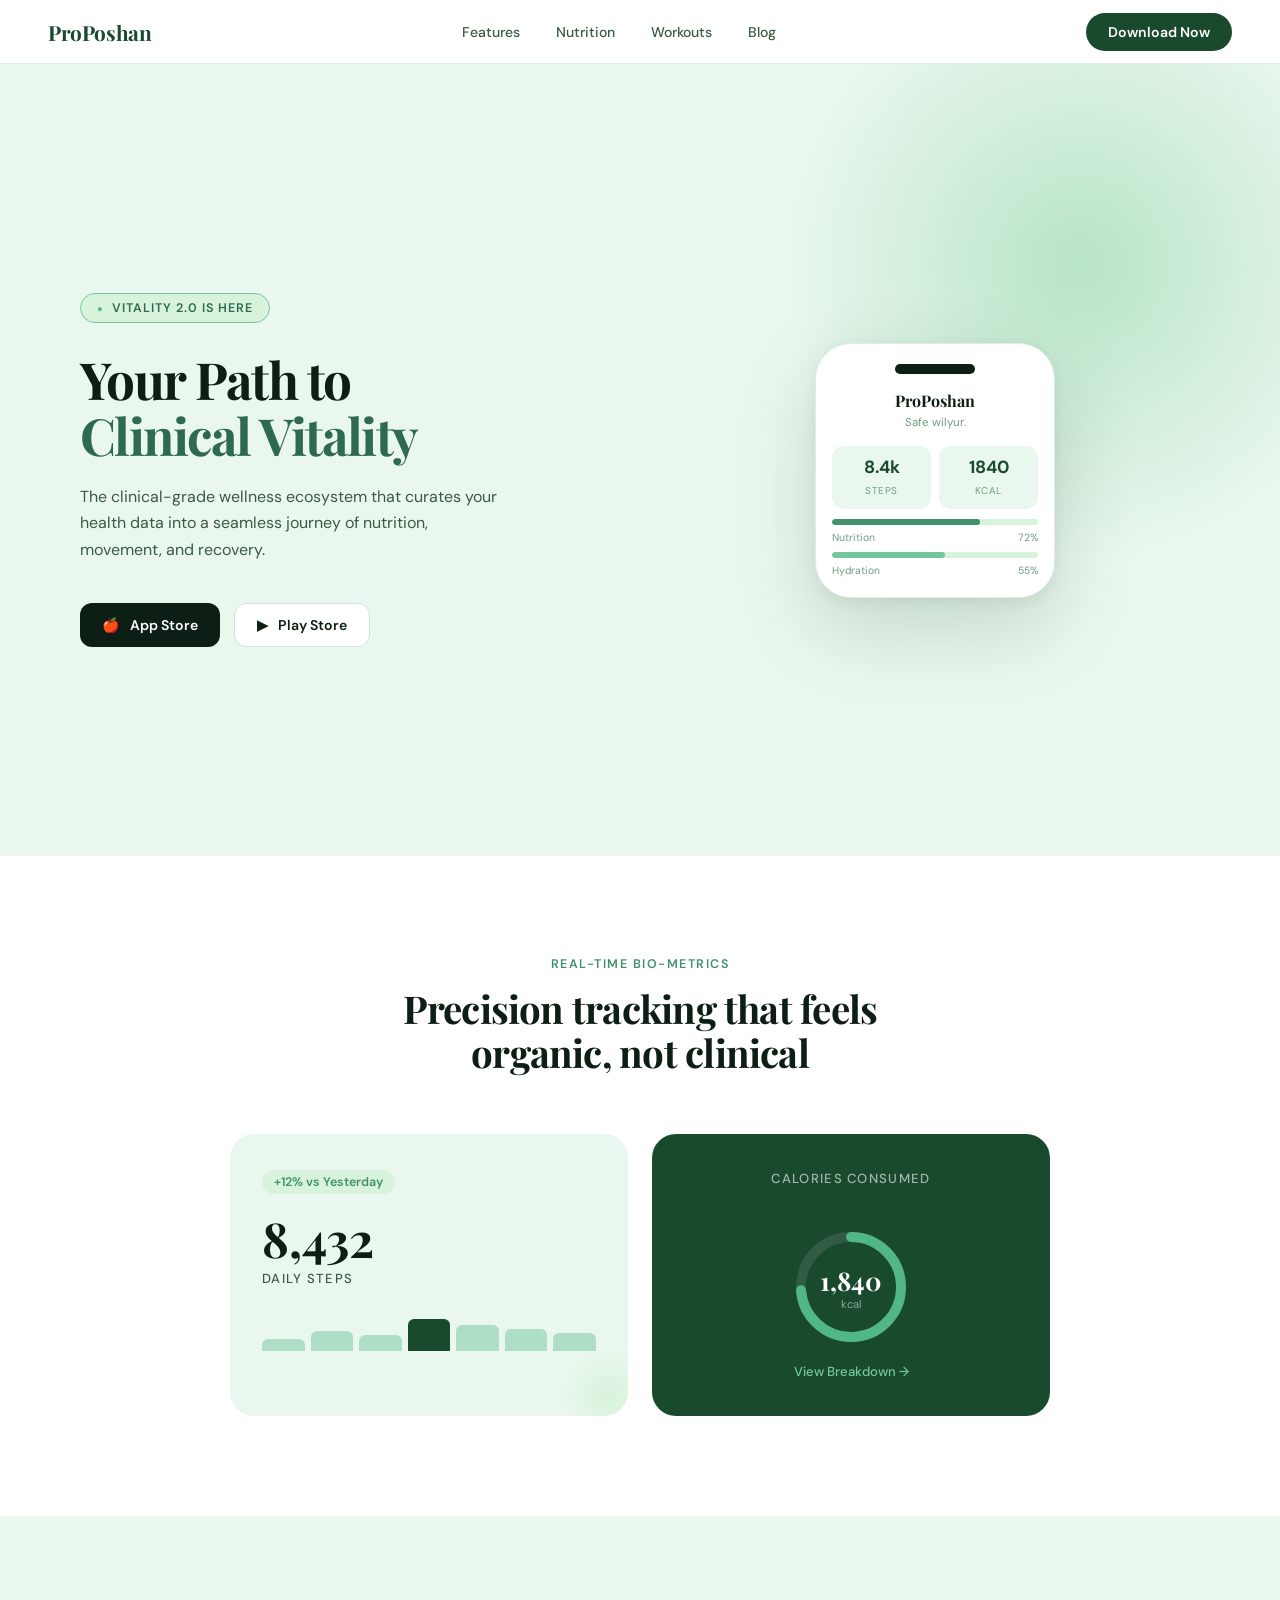
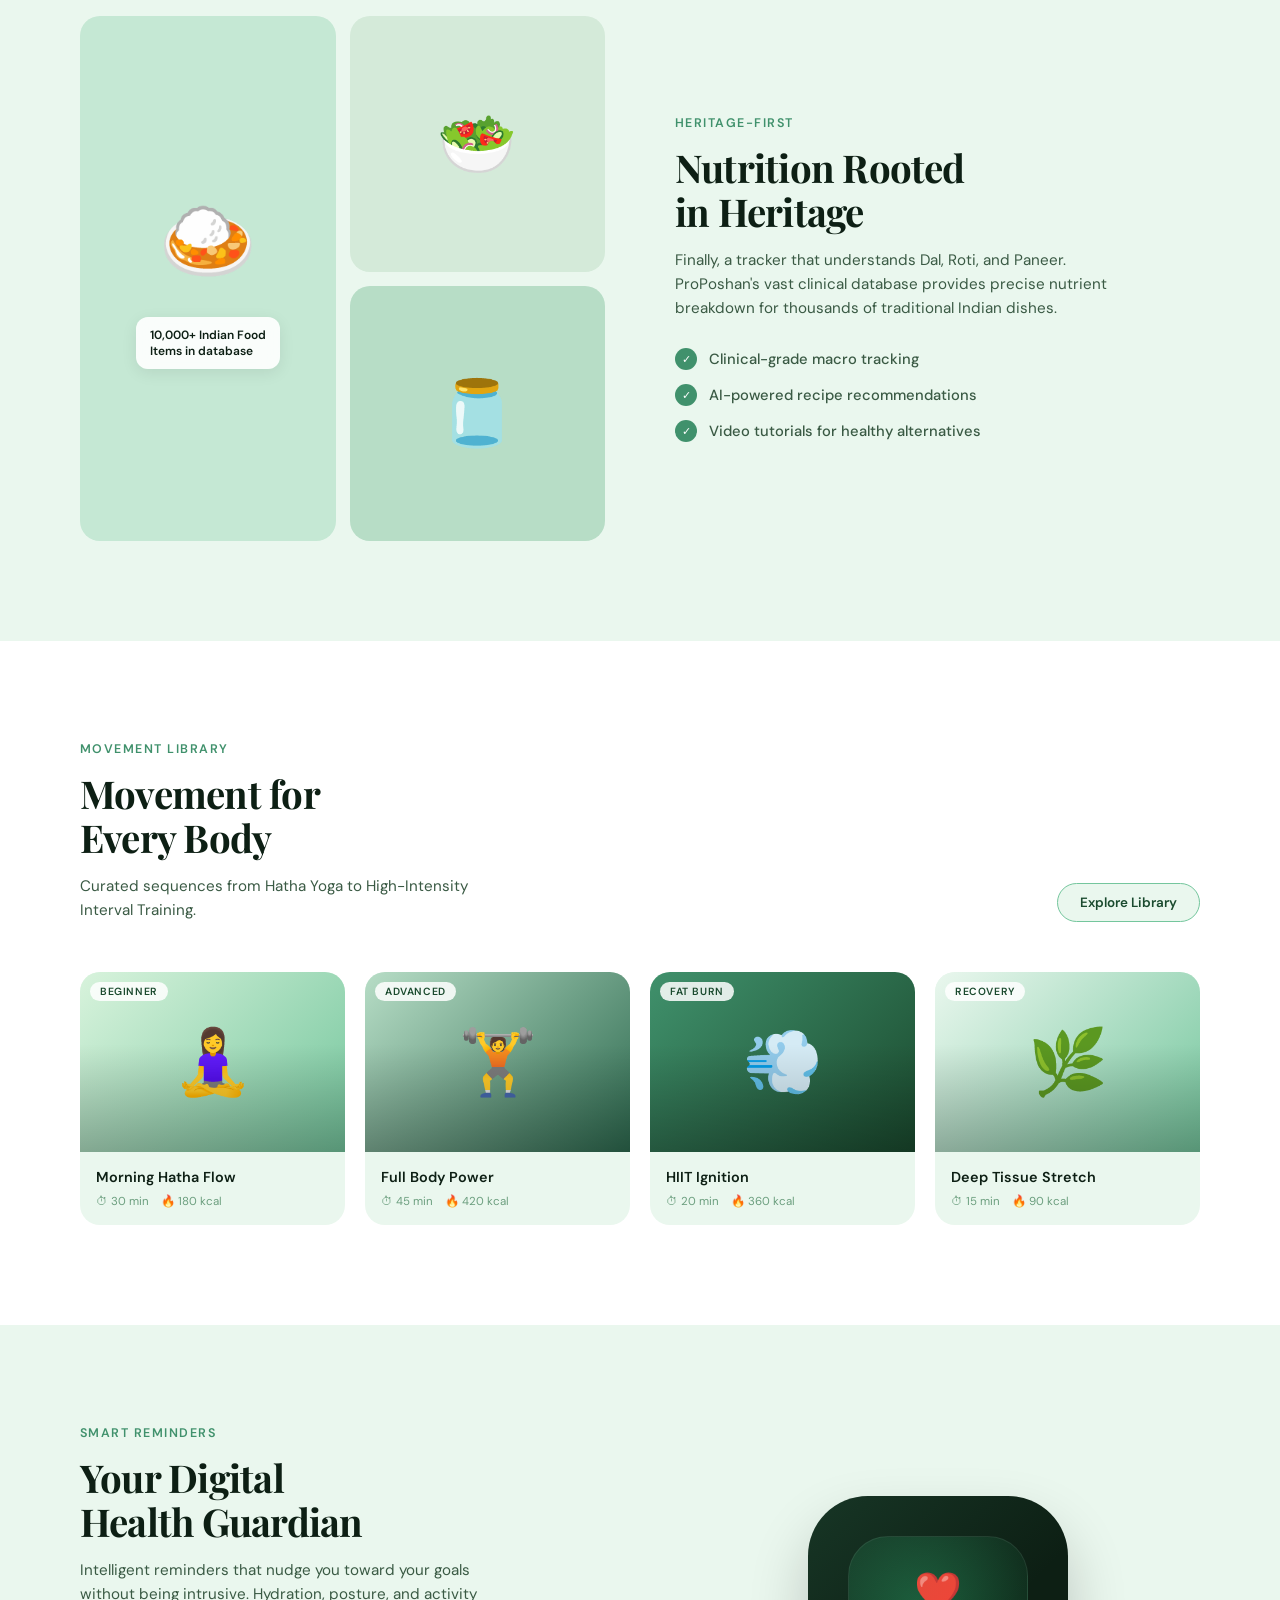
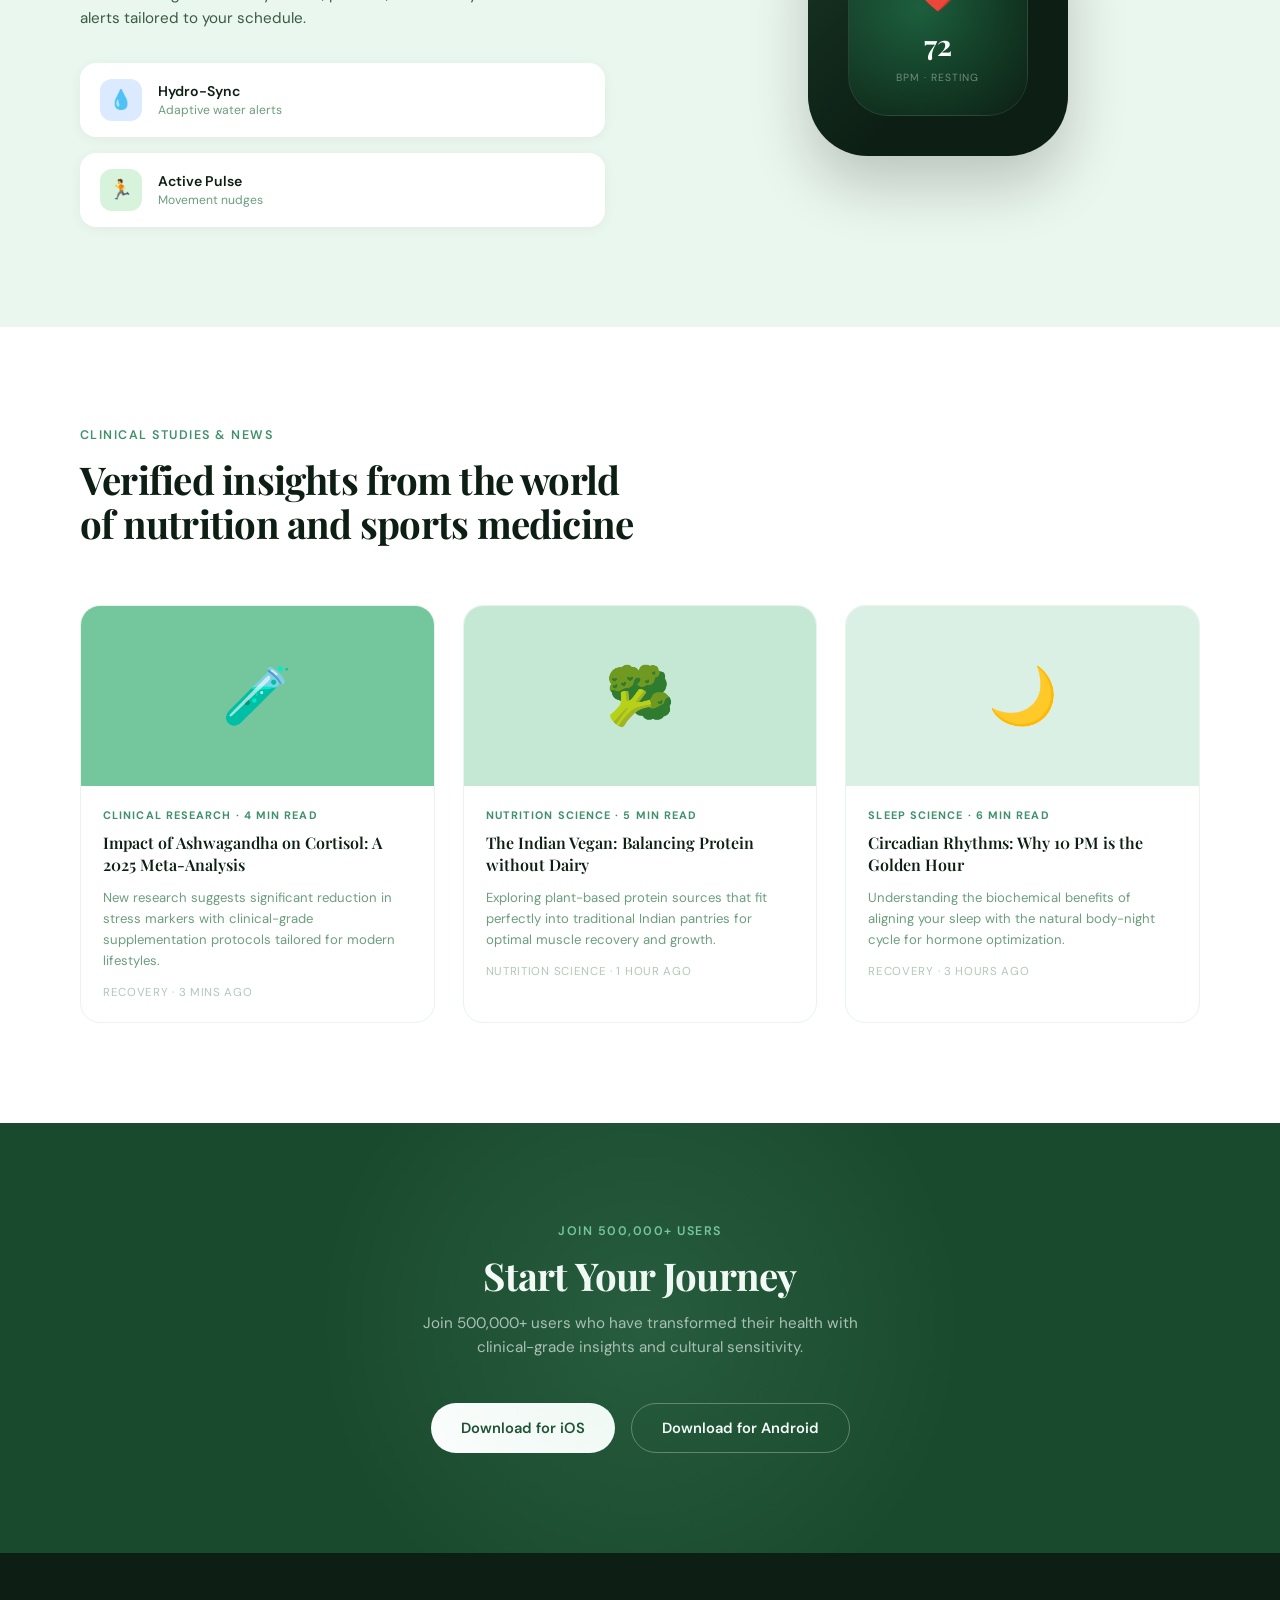
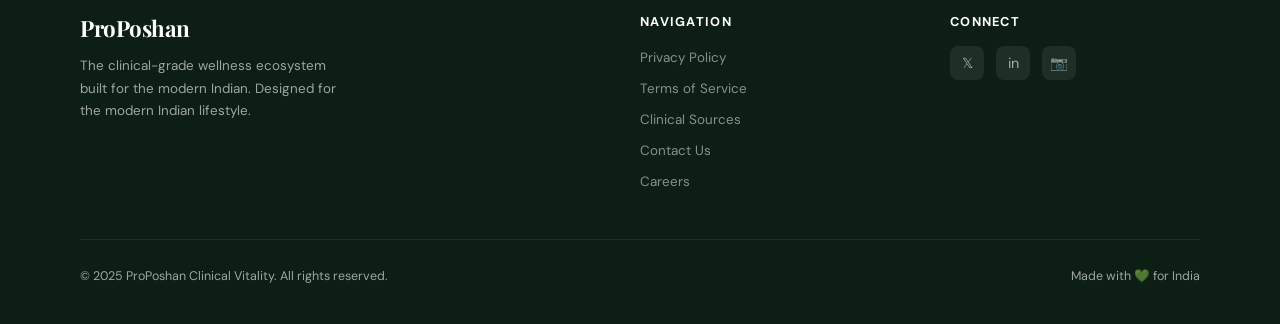
<file: Homepage.html>
<!DOCTYPE html>
<html lang="en">
<head>
<meta charset="UTF-8">
<meta name="viewport" content="width=device-width, initial-scale=1.0">
<title>ProPoshan — Your Path to Clinical Vitality</title>
<link href="https://fonts.googleapis.com/css2?family=Playfair+Display:wght@400;600;700&family=DM+Sans:wght@300;400;500;600&display=swap" rel="stylesheet">
<style>
  :root {
    --green-deep: #1a4a2e;
    --green-mid: #2d6a4f;
    --green-bright: #40916c;
    --green-light: #74c69d;
    --green-pale: #d8f3dc;
    --green-bg: #eaf7ee;
    --white: #ffffff;
    --text-dark: #0d1f14;
    --text-mid: #3a5a44;
    --text-light: #6b9e7e;
    --accent: #52b788;
  }

  * { margin: 0; padding: 0; box-sizing: border-box; }

  body {
    font-family: 'DM Sans', sans-serif;
    background: var(--white);
    color: var(--text-dark);
    overflow-x: hidden;
  }

  /* NAV */
  nav {
    position: sticky;
    top: 0;
    z-index: 100;
    background: rgba(255,255,255,0.92);
    backdrop-filter: blur(14px);
    padding: 0 48px;
    height: 64px;
    display: flex;
    align-items: center;
    justify-content: space-between;
    border-bottom: 1px solid #e0f0e5;
  }
  .nav-logo {
    font-family: 'Playfair Display', serif;
    font-size: 1.3rem;
    font-weight: 700;
    color: var(--green-deep);
    letter-spacing: -0.02em;
  }
  .nav-links {
    display: flex;
    gap: 36px;
    list-style: none;
  }
  .nav-links a {
    text-decoration: none;
    font-size: 0.88rem;
    font-weight: 500;
    color: var(--text-mid);
    transition: color 0.2s;
  }
  .nav-links a:hover { color: var(--green-deep); }
  .nav-cta {
    background: var(--green-deep);
    color: var(--white);
    border: none;
    border-radius: 100px;
    padding: 10px 22px;
    font-size: 0.88rem;
    font-weight: 600;
    font-family: 'DM Sans', sans-serif;
    cursor: pointer;
    transition: background 0.2s, transform 0.15s;
  }
  .nav-cta:hover { background: var(--green-mid); transform: translateY(-1px); }

  /* HERO */
  .hero {
    background: var(--green-bg);
    min-height: 88vh;
    display: grid;
    grid-template-columns: 1fr 1fr;
    align-items: center;
    padding: 80px 80px 60px;
    gap: 60px;
    position: relative;
    overflow: hidden;
  }
  .hero::before {
    content: '';
    position: absolute;
    width: 600px; height: 600px;
    background: radial-gradient(circle, #b7e4c7 0%, transparent 70%);
    top: -100px; right: -100px;
    border-radius: 50%;
    pointer-events: none;
  }
  .hero-badge {
    display: inline-flex;
    align-items: center;
    gap: 8px;
    background: var(--green-pale);
    border: 1px solid var(--green-light);
    border-radius: 100px;
    padding: 6px 16px;
    font-size: 0.78rem;
    font-weight: 600;
    color: var(--green-mid);
    text-transform: uppercase;
    letter-spacing: 0.08em;
    margin-bottom: 28px;
  }
  .hero-badge::before { content: '●'; font-size: 0.6rem; color: var(--accent); }
  .hero-title {
    font-family: 'Playfair Display', serif;
    font-size: clamp(2.6rem, 4vw, 3.8rem);
    font-weight: 700;
    line-height: 1.1;
    color: var(--text-dark);
    margin-bottom: 20px;
    letter-spacing: -0.03em;
  }
  .hero-title span { color: var(--green-mid); }
  .hero-subtitle {
    font-size: 1rem;
    color: var(--text-mid);
    line-height: 1.65;
    max-width: 420px;
    margin-bottom: 40px;
    font-weight: 400;
  }
  .hero-buttons { display: flex; gap: 14px; }
  .btn-store {
    display: flex;
    align-items: center;
    gap: 10px;
    background: var(--text-dark);
    color: var(--white);
    border-radius: 12px;
    padding: 12px 22px;
    font-size: 0.88rem;
    font-weight: 600;
    font-family: 'DM Sans', sans-serif;
    cursor: pointer;
    border: none;
    transition: transform 0.15s, opacity 0.2s;
  }
  .btn-store:hover { transform: translateY(-2px); opacity: 0.9; }
  .btn-store.light {
    background: var(--white);
    color: var(--text-dark);
    border: 1.5px solid #cce5d6;
  }

  /* HERO PHONE MOCKUP */
  .hero-visual {
    display: flex;
    justify-content: center;
    align-items: center;
    position: relative;
    z-index: 1;
  }
  .phone-frame {
    width: 240px;
    background: var(--white);
    border-radius: 36px;
    box-shadow: 0 30px 80px rgba(26,74,46,0.18), 0 4px 16px rgba(26,74,46,0.08);
    padding: 20px 16px;
    position: relative;
    border: 1px solid #e0ede5;
    animation: float 3.5s ease-in-out infinite;
  }
  @keyframes float {
    0%, 100% { transform: translateY(0); }
    50% { transform: translateY(-10px); }
  }
  .phone-notch {
    width: 80px; height: 10px;
    background: var(--text-dark);
    border-radius: 10px;
    margin: 0 auto 16px;
  }
  .phone-app-name {
    font-family: 'Playfair Display', serif;
    font-size: 1rem;
    font-weight: 700;
    color: var(--text-dark);
    text-align: center;
    margin-bottom: 4px;
  }
  .phone-tagline {
    font-size: 0.72rem;
    color: var(--text-light);
    text-align: center;
    margin-bottom: 16px;
  }
  .phone-stat-row {
    display: flex;
    gap: 8px;
    margin-bottom: 10px;
  }
  .phone-stat {
    flex: 1;
    background: var(--green-bg);
    border-radius: 12px;
    padding: 10px;
    text-align: center;
  }
  .phone-stat .num {
    font-size: 1.1rem;
    font-weight: 700;
    color: var(--green-deep);
    display: block;
  }
  .phone-stat .lbl {
    font-size: 0.62rem;
    color: var(--text-light);
    text-transform: uppercase;
    letter-spacing: 0.05em;
  }
  .phone-progress-bar {
    background: var(--green-pale);
    border-radius: 100px;
    height: 6px;
    margin-bottom: 6px;
    overflow: hidden;
  }
  .phone-progress-fill {
    height: 100%;
    background: var(--green-bright);
    border-radius: 100px;
  }
  .phone-label-row {
    display: flex;
    justify-content: space-between;
    font-size: 0.65rem;
    color: var(--text-light);
    margin-top: 2px;
  }

  /* SECTION BASE */
  section { padding: 100px 80px; }
  .section-label {
    font-size: 0.78rem;
    font-weight: 600;
    text-transform: uppercase;
    letter-spacing: 0.12em;
    color: var(--green-bright);
    margin-bottom: 14px;
  }
  .section-title {
    font-family: 'Playfair Display', serif;
    font-size: clamp(2rem, 3vw, 2.8rem);
    font-weight: 700;
    color: var(--text-dark);
    letter-spacing: -0.02em;
    line-height: 1.15;
    margin-bottom: 14px;
  }
  .section-sub {
    font-size: 0.95rem;
    color: var(--text-mid);
    line-height: 1.6;
    max-width: 440px;
  }

  /* BIOMETRICS */
  .biometrics {
    background: var(--white);
    text-align: center;
  }
  .biometrics .section-sub { margin: 0 auto; }
  .bio-cards {
    display: grid;
    grid-template-columns: 1fr 1fr;
    gap: 24px;
    margin-top: 60px;
    max-width: 820px;
    margin-left: auto;
    margin-right: auto;
  }
  .bio-card {
    background: var(--green-bg);
    border-radius: 24px;
    padding: 36px 32px;
    text-align: left;
    position: relative;
    overflow: hidden;
    transition: transform 0.2s;
  }
  .bio-card:hover { transform: translateY(-4px); }
  .bio-card::after {
    content: '';
    position: absolute;
    bottom: -30px; right: -30px;
    width: 100px; height: 100px;
    background: radial-gradient(circle, var(--green-pale) 0%, transparent 70%);
    border-radius: 50%;
  }
  .bio-change {
    font-size: 0.78rem;
    font-weight: 600;
    color: var(--green-bright);
    background: var(--green-pale);
    border-radius: 100px;
    padding: 4px 12px;
    display: inline-block;
    margin-bottom: 20px;
  }
  .bio-big-num {
    font-family: 'Playfair Display', serif;
    font-size: 3rem;
    font-weight: 700;
    color: var(--text-dark);
    line-height: 1;
    margin-bottom: 8px;
  }
  .bio-label {
    font-size: 0.82rem;
    font-weight: 500;
    color: var(--text-mid);
    text-transform: uppercase;
    letter-spacing: 0.1em;
    margin-bottom: 24px;
  }
  .bio-bars { display: flex; gap: 6px; align-items: flex-end; height: 40px; }
  .bio-bar {
    flex: 1;
    border-radius: 6px 6px 0 0;
    background: var(--green-light);
    opacity: 0.5;
    transition: opacity 0.2s;
  }
  .bio-bar.active { opacity: 1; background: var(--green-deep); }

  .bio-ring-card {
    background: var(--green-deep);
    border-radius: 24px;
    padding: 36px 32px;
    text-align: left;
    position: relative;
    overflow: hidden;
    color: var(--white);
    display: flex;
    flex-direction: column;
    justify-content: center;
    align-items: center;
    gap: 16px;
  }
  .bio-ring-card .bio-label { color: rgba(255,255,255,0.6); }
  .ring-container {
    position: relative;
    width: 120px; height: 120px;
  }
  .ring-container svg { transform: rotate(-90deg); }
  .ring-center-text {
    position: absolute;
    inset: 0;
    display: flex;
    flex-direction: column;
    align-items: center;
    justify-content: center;
  }
  .ring-center-text .num {
    font-family: 'Playfair Display', serif;
    font-size: 1.6rem;
    font-weight: 700;
    color: var(--white);
  }
  .ring-center-text .unit { font-size: 0.7rem; color: rgba(255,255,255,0.5); }
  .view-breakdown {
    font-size: 0.82rem;
    font-weight: 500;
    color: var(--green-light);
    cursor: pointer;
  }

  /* NUTRITION */
  .nutrition {
    background: var(--green-bg);
    display: grid;
    grid-template-columns: 1fr 1fr;
    gap: 70px;
    align-items: center;
  }
  .nutrition-images {
    display: grid;
    grid-template-columns: 1fr 1fr;
    gap: 14px;
  }
  .nutrition-img {
    border-radius: 20px;
    overflow: hidden;
    aspect-ratio: 1;
    background: var(--green-light);
    display: flex;
    align-items: center;
    justify-content: center;
    font-size: 3rem;
  }
  .nutrition-img:first-child { grid-row: span 2; aspect-ratio: auto; }
  .nutrition-img img {
    width: 100%; height: 100%; object-fit: cover;
    display: block;
  }
  .db-badge {
    background: rgba(255,255,255,0.9);
    backdrop-filter: blur(10px);
    border-radius: 12px;
    padding: 10px 14px;
    font-size: 0.75rem;
    font-weight: 600;
    color: var(--text-dark);
    margin-top: 12px;
    display: inline-block;
    box-shadow: 0 4px 16px rgba(0,0,0,0.08);
  }
  .features-list { margin-top: 28px; display: flex; flex-direction: column; gap: 14px; }
  .feature-item {
    display: flex;
    align-items: center;
    gap: 12px;
    font-size: 0.92rem;
    color: var(--text-mid);
    font-weight: 500;
  }
  .feature-check {
    width: 22px; height: 22px;
    background: var(--green-bright);
    border-radius: 50%;
    display: flex; align-items: center; justify-content: center;
    flex-shrink: 0;
    color: white;
    font-size: 0.7rem;
  }

  /* MOVEMENT */
  .movement { background: var(--white); }
  .movement-header {
    display: flex;
    justify-content: space-between;
    align-items: flex-end;
    margin-bottom: 50px;
  }
  .explore-btn {
    background: var(--green-bg);
    border: 1.5px solid var(--green-light);
    border-radius: 100px;
    padding: 10px 22px;
    font-size: 0.84rem;
    font-weight: 600;
    color: var(--green-deep);
    cursor: pointer;
    font-family: 'DM Sans', sans-serif;
    transition: background 0.2s;
  }
  .explore-btn:hover { background: var(--green-pale); }
  .workout-grid {
    display: grid;
    grid-template-columns: repeat(4, 1fr);
    gap: 20px;
  }
  .workout-card {
    border-radius: 20px;
    overflow: hidden;
    background: var(--green-bg);
    transition: transform 0.2s;
    cursor: pointer;
  }
  .workout-card:hover { transform: scale(1.02); }
  .workout-thumb {
    height: 180px;
    background: var(--green-light);
    display: flex;
    align-items: center;
    justify-content: center;
    font-size: 4rem;
    position: relative;
    overflow: hidden;
  }
  .workout-thumb-bg {
    position: absolute;
    inset: 0;
    background: linear-gradient(to bottom, transparent 40%, rgba(0,0,0,0.25));
  }
  .workout-tag {
    position: absolute;
    top: 10px; left: 10px;
    background: rgba(255,255,255,0.85);
    border-radius: 100px;
    padding: 3px 10px;
    font-size: 0.65rem;
    font-weight: 600;
    color: var(--green-deep);
    text-transform: uppercase;
    letter-spacing: 0.06em;
  }
  .workout-info { padding: 16px; }
  .workout-name {
    font-weight: 600;
    font-size: 0.9rem;
    color: var(--text-dark);
    margin-bottom: 8px;
  }
  .workout-meta { display: flex; gap: 12px; }
  .workout-meta span {
    font-size: 0.72rem;
    color: var(--text-light);
    display: flex;
    align-items: center;
    gap: 4px;
  }

  /* GUARDIAN */
  .guardian {
    background: var(--green-bg);
    display: grid;
    grid-template-columns: 1fr 1fr;
    gap: 70px;
    align-items: center;
  }
  .guardian-content {}
  .guardian-features { display: flex; flex-direction: column; gap: 16px; margin-top: 32px; }
  .guardian-feature {
    display: flex;
    align-items: center;
    gap: 16px;
    background: var(--white);
    border-radius: 16px;
    padding: 16px 20px;
    box-shadow: 0 2px 12px rgba(26,74,46,0.06);
  }
  .guardian-feature .icon {
    width: 42px; height: 42px;
    border-radius: 12px;
    display: flex; align-items: center; justify-content: center;
    font-size: 1.2rem;
    flex-shrink: 0;
  }
  .icon-blue { background: #dbeafe; }
  .icon-green { background: var(--green-pale); }
  .guardian-feature .name {
    font-weight: 600;
    font-size: 0.88rem;
    color: var(--text-dark);
  }
  .guardian-feature .desc {
    font-size: 0.76rem;
    color: var(--text-light);
    margin-top: 2px;
  }
  .guardian-watch {
    display: flex;
    justify-content: center;
    align-items: center;
  }
  .watch-visual {
    width: 260px; height: 260px;
    background: var(--text-dark);
    border-radius: 60px;
    display: flex;
    align-items: center;
    justify-content: center;
    box-shadow: 0 30px 60px rgba(0,0,0,0.2);
    position: relative;
    overflow: hidden;
  }
  .watch-visual::before {
    content: '';
    position: absolute;
    inset: 0;
    background: linear-gradient(135deg, rgba(64,145,108,0.2) 0%, transparent 60%);
  }
  .watch-screen {
    width: 180px; height: 180px;
    background: radial-gradient(circle at 40% 40%, #1a5c3a, #0d1f14);
    border-radius: 40px;
    display: flex;
    flex-direction: column;
    align-items: center;
    justify-content: center;
    gap: 8px;
    border: 1px solid rgba(255,255,255,0.08);
  }
  .watch-heart { font-size: 2.4rem; }
  .watch-bpm {
    font-family: 'Playfair Display', serif;
    font-size: 1.8rem;
    font-weight: 700;
    color: var(--white);
  }
  .watch-bpm-label {
    font-size: 0.65rem;
    color: rgba(255,255,255,0.4);
    text-transform: uppercase;
    letter-spacing: 0.1em;
  }

  /* NEWS */
  .news { background: var(--white); }
  .news-grid {
    display: grid;
    grid-template-columns: repeat(3, 1fr);
    gap: 28px;
    margin-top: 60px;
  }
  .news-card {
    border-radius: 20px;
    overflow: hidden;
    border: 1px solid #e8f4ec;
    transition: box-shadow 0.2s;
    cursor: pointer;
  }
  .news-card:hover { box-shadow: 0 12px 40px rgba(26,74,46,0.1); }
  .news-thumb {
    height: 180px;
    background: var(--green-light);
    display: flex;
    align-items: center;
    justify-content: center;
    font-size: 3.5rem;
  }
  .news-body { padding: 22px; }
  .news-tag {
    font-size: 0.68rem;
    font-weight: 700;
    color: var(--green-bright);
    text-transform: uppercase;
    letter-spacing: 0.1em;
    margin-bottom: 10px;
  }
  .news-title {
    font-family: 'Playfair Display', serif;
    font-size: 1rem;
    font-weight: 600;
    color: var(--text-dark);
    line-height: 1.4;
    margin-bottom: 10px;
  }
  .news-excerpt {
    font-size: 0.82rem;
    color: var(--text-light);
    line-height: 1.6;
    margin-bottom: 14px;
  }
  .news-meta {
    font-size: 0.72rem;
    color: #b0c8b8;
    text-transform: uppercase;
    letter-spacing: 0.06em;
  }

  /* CTA */
  .cta-section {
    background: var(--green-deep);
    text-align: center;
    padding: 100px 80px;
    position: relative;
    overflow: hidden;
  }
  .cta-section::before {
    content: '';
    position: absolute;
    top: -150px; left: 50%;
    transform: translateX(-50%);
    width: 700px; height: 700px;
    background: radial-gradient(circle, rgba(116,198,157,0.15) 0%, transparent 65%);
    border-radius: 50%;
    pointer-events: none;
  }
  .cta-section .section-title { color: var(--white); }
  .cta-section .section-sub { color: rgba(255,255,255,0.65); margin: 0 auto 44px; max-width: 480px; }
  .cta-buttons { display: flex; gap: 16px; justify-content: center; }
  .cta-btn {
    border-radius: 100px;
    padding: 14px 30px;
    font-size: 0.92rem;
    font-weight: 600;
    font-family: 'DM Sans', sans-serif;
    cursor: pointer;
    border: none;
    transition: transform 0.15s, opacity 0.2s;
  }
  .cta-btn:hover { transform: translateY(-2px); opacity: 0.9; }
  .cta-btn.primary { background: var(--white); color: var(--green-deep); }
  .cta-btn.secondary {
    background: transparent;
    color: var(--white);
    border: 1.5px solid rgba(255,255,255,0.3);
  }

  /* FOOTER */
  footer {
    background: #0d1f14;
    color: rgba(255,255,255,0.6);
    padding: 60px 80px 40px;
  }
  .footer-grid {
    display: grid;
    grid-template-columns: 2fr 1fr 1fr;
    gap: 60px;
    margin-bottom: 48px;
  }
  .footer-brand .nav-logo { color: var(--white); font-size: 1.4rem; margin-bottom: 12px; display: block; }
  .footer-brand p { font-size: 0.84rem; line-height: 1.65; max-width: 260px; }
  .footer-col h4 {
    font-size: 0.8rem;
    font-weight: 700;
    text-transform: uppercase;
    letter-spacing: 0.1em;
    color: var(--white);
    margin-bottom: 16px;
  }
  .footer-col ul { list-style: none; display: flex; flex-direction: column; gap: 10px; }
  .footer-col ul li a {
    text-decoration: none;
    font-size: 0.84rem;
    color: rgba(255,255,255,0.5);
    transition: color 0.2s;
  }
  .footer-col ul li a:hover { color: var(--green-light); }
  .footer-bottom {
    border-top: 1px solid rgba(255,255,255,0.08);
    padding-top: 28px;
    display: flex;
    justify-content: space-between;
    align-items: center;
    font-size: 0.78rem;
  }
  .social-links { display: flex; gap: 12px; }
  .social-link {
    width: 34px; height: 34px;
    border-radius: 8px;
    background: rgba(255,255,255,0.07);
    display: flex; align-items: center; justify-content: center;
    cursor: pointer;
    transition: background 0.2s;
    font-size: 0.9rem;
  }
  .social-link:hover { background: rgba(255,255,255,0.14); }

  /* ANIMATIONS */
  @keyframes fadeInUp {
    from { opacity: 0; transform: translateY(28px); }
    to { opacity: 1; transform: translateY(0); }
  }
  .hero-content > * {
    animation: fadeInUp 0.6s ease both;
  }
  .hero-content > *:nth-child(1) { animation-delay: 0.05s; }
  .hero-content > *:nth-child(2) { animation-delay: 0.15s; }
  .hero-content > *:nth-child(3) { animation-delay: 0.25s; }
  .hero-content > *:nth-child(4) { animation-delay: 0.35s; }

  /* RESPONSIVE HELPERS */
  @media (max-width: 900px) {
    nav { padding: 0 24px; }
    section { padding: 70px 28px; }
    .hero { grid-template-columns: 1fr; padding: 60px 28px; text-align: center; }
    .hero-subtitle { margin: 0 auto 36px; }
    .hero-buttons { justify-content: center; }
    .hero-visual { display: none; }
    .nutrition, .guardian { grid-template-columns: 1fr; }
    .bio-cards { grid-template-columns: 1fr; }
    .workout-grid { grid-template-columns: 1fr 1fr; }
    .news-grid { grid-template-columns: 1fr; }
    .footer-grid { grid-template-columns: 1fr; gap: 36px; }
    .movement-header { flex-direction: column; align-items: flex-start; gap: 16px; }
  }
</style>
</head>
<body>

<!-- NAV -->
<nav>
  <span class="nav-logo">ProPoshan</span>
  <ul class="nav-links">
    <li><a href="#">Features</a></li>
    <li><a href="#">Nutrition</a></li>
    <li><a href="#">Workouts</a></li>
    <li><a href="#">Blog</a></li>
  </ul>
  <button class="nav-cta">Download Now</button>
</nav>

<!-- HERO -->
<section class="hero" style="padding: 80px 80px 60px;">
  <div class="hero-content">
    <div class="hero-badge">Vitality 2.0 is here</div>
    <h1 class="hero-title">Your Path to<br><span>Clinical Vitality</span></h1>
    <p class="hero-subtitle">The clinical-grade wellness ecosystem that curates your health data into a seamless journey of nutrition, movement, and recovery.</p>
    <div class="hero-buttons">
      <button class="btn-store">
        <span>🍎</span> App Store
      </button>
      <button class="btn-store light">
        <span>▶</span> Play Store
      </button>
    </div>
  </div>
  <div class="hero-visual">
    <div class="phone-frame">
      <div class="phone-notch"></div>
      <div class="phone-app-name">ProPoshan</div>
      <div class="phone-tagline">Safe wilyur.</div>
      <div class="phone-stat-row">
        <div class="phone-stat">
          <span class="num">8.4k</span>
          <span class="lbl">Steps</span>
        </div>
        <div class="phone-stat">
          <span class="num">1840</span>
          <span class="lbl">kcal</span>
        </div>
      </div>
      <div class="phone-progress-bar"><div class="phone-progress-fill" style="width:72%"></div></div>
      <div class="phone-label-row"><span>Nutrition</span><span>72%</span></div>
      <div style="height:8px"></div>
      <div class="phone-progress-bar"><div class="phone-progress-fill" style="width:55%;background:#74c69d"></div></div>
      <div class="phone-label-row"><span>Hydration</span><span>55%</span></div>
    </div>
  </div>
</section>

<!-- BIOMETRICS -->
<section class="biometrics">
  <div class="section-label">Real-time Bio-Metrics</div>
  <h2 class="section-title">Precision tracking that feels<br>organic, not clinical</h2>
  <div class="bio-cards">
    <div class="bio-card">
      <span class="bio-change">+12% vs Yesterday</span>
      <div class="bio-big-num">8,432</div>
      <div class="bio-label">Daily Steps</div>
      <div class="bio-bars">
        <div class="bio-bar" style="height:30%"></div>
        <div class="bio-bar" style="height:50%"></div>
        <div class="bio-bar" style="height:40%"></div>
        <div class="bio-bar active" style="height:80%"></div>
        <div class="bio-bar" style="height:65%"></div>
        <div class="bio-bar" style="height:55%"></div>
        <div class="bio-bar" style="height:45%"></div>
      </div>
    </div>
    <div class="bio-ring-card">
      <div class="bio-label">Calories Consumed</div>
      <div class="ring-container">
        <svg width="120" height="120" viewBox="0 0 120 120">
          <circle cx="60" cy="60" r="50" fill="none" stroke="rgba(255,255,255,0.1)" stroke-width="10"/>
          <circle cx="60" cy="60" r="50" fill="none" stroke="#52b788" stroke-width="10"
            stroke-dasharray="314" stroke-dashoffset="82" stroke-linecap="round"/>
        </svg>
        <div class="ring-center-text">
          <span class="num">1,840</span>
          <span class="unit">kcal</span>
        </div>
      </div>
      <div class="view-breakdown">View Breakdown →</div>
    </div>
  </div>
</section>

<!-- NUTRITION -->
<section class="nutrition">
  <div class="nutrition-images">
    <div class="nutrition-img" style="height:100%;background:#c5e8d4;font-size:5rem;flex-direction:column;gap:12px;">
      🍛
      <div class="db-badge">10,000+ Indian Food<br>Items in database</div>
    </div>
    <div class="nutrition-img" style="background:#d4ead9;font-size:4rem;">🥗</div>
    <div class="nutrition-img" style="background:#b7ddc6;font-size:4rem;">🫙</div>
  </div>
  <div>
    <div class="section-label">Heritage-First</div>
    <h2 class="section-title">Nutrition Rooted<br>in Heritage</h2>
    <p class="section-sub">Finally, a tracker that understands Dal, Roti, and Paneer. ProPoshan's vast clinical database provides precise nutrient breakdown for thousands of traditional Indian dishes.</p>
    <div class="features-list">
      <div class="feature-item">
        <div class="feature-check">✓</div>
        Clinical-grade macro tracking
      </div>
      <div class="feature-item">
        <div class="feature-check">✓</div>
        AI-powered recipe recommendations
      </div>
      <div class="feature-item">
        <div class="feature-check">✓</div>
        Video tutorials for healthy alternatives
      </div>
    </div>
  </div>
</section>

<!-- MOVEMENT -->
<section class="movement">
  <div class="movement-header">
    <div>
      <div class="section-label">Movement Library</div>
      <h2 class="section-title">Movement for<br>Every Body</h2>
      <p class="section-sub">Curated sequences from Hatha Yoga to High-Intensity Interval Training.</p>
    </div>
    <button class="explore-btn">Explore Library</button>
  </div>
  <div class="workout-grid">
    <div class="workout-card">
      <div class="workout-thumb" style="background:linear-gradient(135deg,#d8f3dc,#74c69d);">
        🧘‍♀️
        <div class="workout-thumb-bg"></div>
        <div class="workout-tag">Beginner</div>
      </div>
      <div class="workout-info">
        <div class="workout-name">Morning Hatha Flow</div>
        <div class="workout-meta">
          <span>⏱ 30 min</span>
          <span>🔥 180 kcal</span>
        </div>
      </div>
    </div>
    <div class="workout-card">
      <div class="workout-thumb" style="background:linear-gradient(135deg,#b7ddc6,#2d6a4f);">
        🏋️
        <div class="workout-thumb-bg"></div>
        <div class="workout-tag">Advanced</div>
      </div>
      <div class="workout-info">
        <div class="workout-name">Full Body Power</div>
        <div class="workout-meta">
          <span>⏱ 45 min</span>
          <span>🔥 420 kcal</span>
        </div>
      </div>
    </div>
    <div class="workout-card">
      <div class="workout-thumb" style="background:linear-gradient(135deg,#40916c,#1a4a2e);">
        💨
        <div class="workout-thumb-bg"></div>
        <div class="workout-tag">Fat Burn</div>
      </div>
      <div class="workout-info">
        <div class="workout-name">HIIT Ignition</div>
        <div class="workout-meta">
          <span>⏱ 20 min</span>
          <span>🔥 360 kcal</span>
        </div>
      </div>
    </div>
    <div class="workout-card">
      <div class="workout-thumb" style="background:linear-gradient(135deg,#eaf7ee,#74c69d);">
        🌿
        <div class="workout-thumb-bg"></div>
        <div class="workout-tag">Recovery</div>
      </div>
      <div class="workout-info">
        <div class="workout-name">Deep Tissue Stretch</div>
        <div class="workout-meta">
          <span>⏱ 15 min</span>
          <span>🔥 90 kcal</span>
        </div>
      </div>
    </div>
  </div>
</section>

<!-- GUARDIAN -->
<section class="guardian">
  <div class="guardian-content">
    <div class="section-label">Smart Reminders</div>
    <h2 class="section-title">Your Digital<br>Health Guardian</h2>
    <p class="section-sub">Intelligent reminders that nudge you toward your goals without being intrusive. Hydration, posture, and activity alerts tailored to your schedule.</p>
    <div class="guardian-features">
      <div class="guardian-feature">
        <div class="icon icon-blue">💧</div>
        <div>
          <div class="name">Hydro-Sync</div>
          <div class="desc">Adaptive water alerts</div>
        </div>
      </div>
      <div class="guardian-feature">
        <div class="icon icon-green">🏃</div>
        <div>
          <div class="name">Active Pulse</div>
          <div class="desc">Movement nudges</div>
        </div>
      </div>
    </div>
  </div>
  <div class="guardian-watch">
    <div class="watch-visual">
      <div class="watch-screen">
        <div class="watch-heart">❤️</div>
        <div class="watch-bpm">72</div>
        <div class="watch-bpm-label">BPM · Resting</div>
      </div>
    </div>
  </div>
</section>

<!-- NEWS -->
<section class="news">
  <div class="section-label">Clinical Studies & News</div>
  <h2 class="section-title">Verified insights from the world<br>of nutrition and sports medicine</h2>
  <div class="news-grid">
    <div class="news-card">
      <div class="news-thumb">🧪</div>
      <div class="news-body">
        <div class="news-tag">Clinical Research · 4 min read</div>
        <div class="news-title">Impact of Ashwagandha on Cortisol: A 2025 Meta-Analysis</div>
        <div class="news-excerpt">New research suggests significant reduction in stress markers with clinical-grade supplementation protocols tailored for modern lifestyles.</div>
        <div class="news-meta">Recovery · 3 mins ago</div>
      </div>
    </div>
    <div class="news-card">
      <div class="news-thumb" style="background:#c5e8d4;">🥦</div>
      <div class="news-body">
        <div class="news-tag">Nutrition Science · 5 min read</div>
        <div class="news-title">The Indian Vegan: Balancing Protein without Dairy</div>
        <div class="news-excerpt">Exploring plant-based protein sources that fit perfectly into traditional Indian pantries for optimal muscle recovery and growth.</div>
        <div class="news-meta">Nutrition Science · 1 hour ago</div>
      </div>
    </div>
    <div class="news-card">
      <div class="news-thumb" style="background:#daf0e4;">🌙</div>
      <div class="news-body">
        <div class="news-tag">Sleep Science · 6 min read</div>
        <div class="news-title">Circadian Rhythms: Why 10 PM is the Golden Hour</div>
        <div class="news-excerpt">Understanding the biochemical benefits of aligning your sleep with the natural body-night cycle for hormone optimization.</div>
        <div class="news-meta">Recovery · 3 hours ago</div>
      </div>
    </div>
  </div>
</section>

<!-- CTA -->
<section class="cta-section">
  <div class="section-label" style="color:var(--green-light);">Join 500,000+ Users</div>
  <h2 class="section-title">Start Your Journey</h2>
  <p class="section-sub">Join 500,000+ users who have transformed their health with clinical-grade insights and cultural sensitivity.</p>
  <div class="cta-buttons">
    <button class="cta-btn primary">Download for iOS</button>
    <button class="cta-btn secondary">Download for Android</button>
  </div>
</section>

<!-- FOOTER -->
<footer>
  <div class="footer-grid">
    <div class="footer-brand">
      <span class="nav-logo">ProPoshan</span>
      <p>The clinical-grade wellness ecosystem built for the modern Indian. Designed for the modern Indian lifestyle.</p>
    </div>
    <div class="footer-col">
      <h4>Navigation</h4>
      <ul>
        <li><a href="#">Privacy Policy</a></li>
        <li><a href="#">Terms of Service</a></li>
        <li><a href="#">Clinical Sources</a></li>
        <li><a href="#">Contact Us</a></li>
        <li><a href="#">Careers</a></li>
      </ul>
    </div>
    <div class="footer-col">
      <h4>Connect</h4>
      <div class="social-links">
        <div class="social-link">𝕏</div>
        <div class="social-link">in</div>
        <div class="social-link">📷</div>
      </div>
    </div>
  </div>
  <div class="footer-bottom">
    <span>© 2025 ProPoshan Clinical Vitality. All rights reserved.</span>
    <span>Made with 💚 for India</span>
  </div>
</footer>

</body>
</html>
</file>
